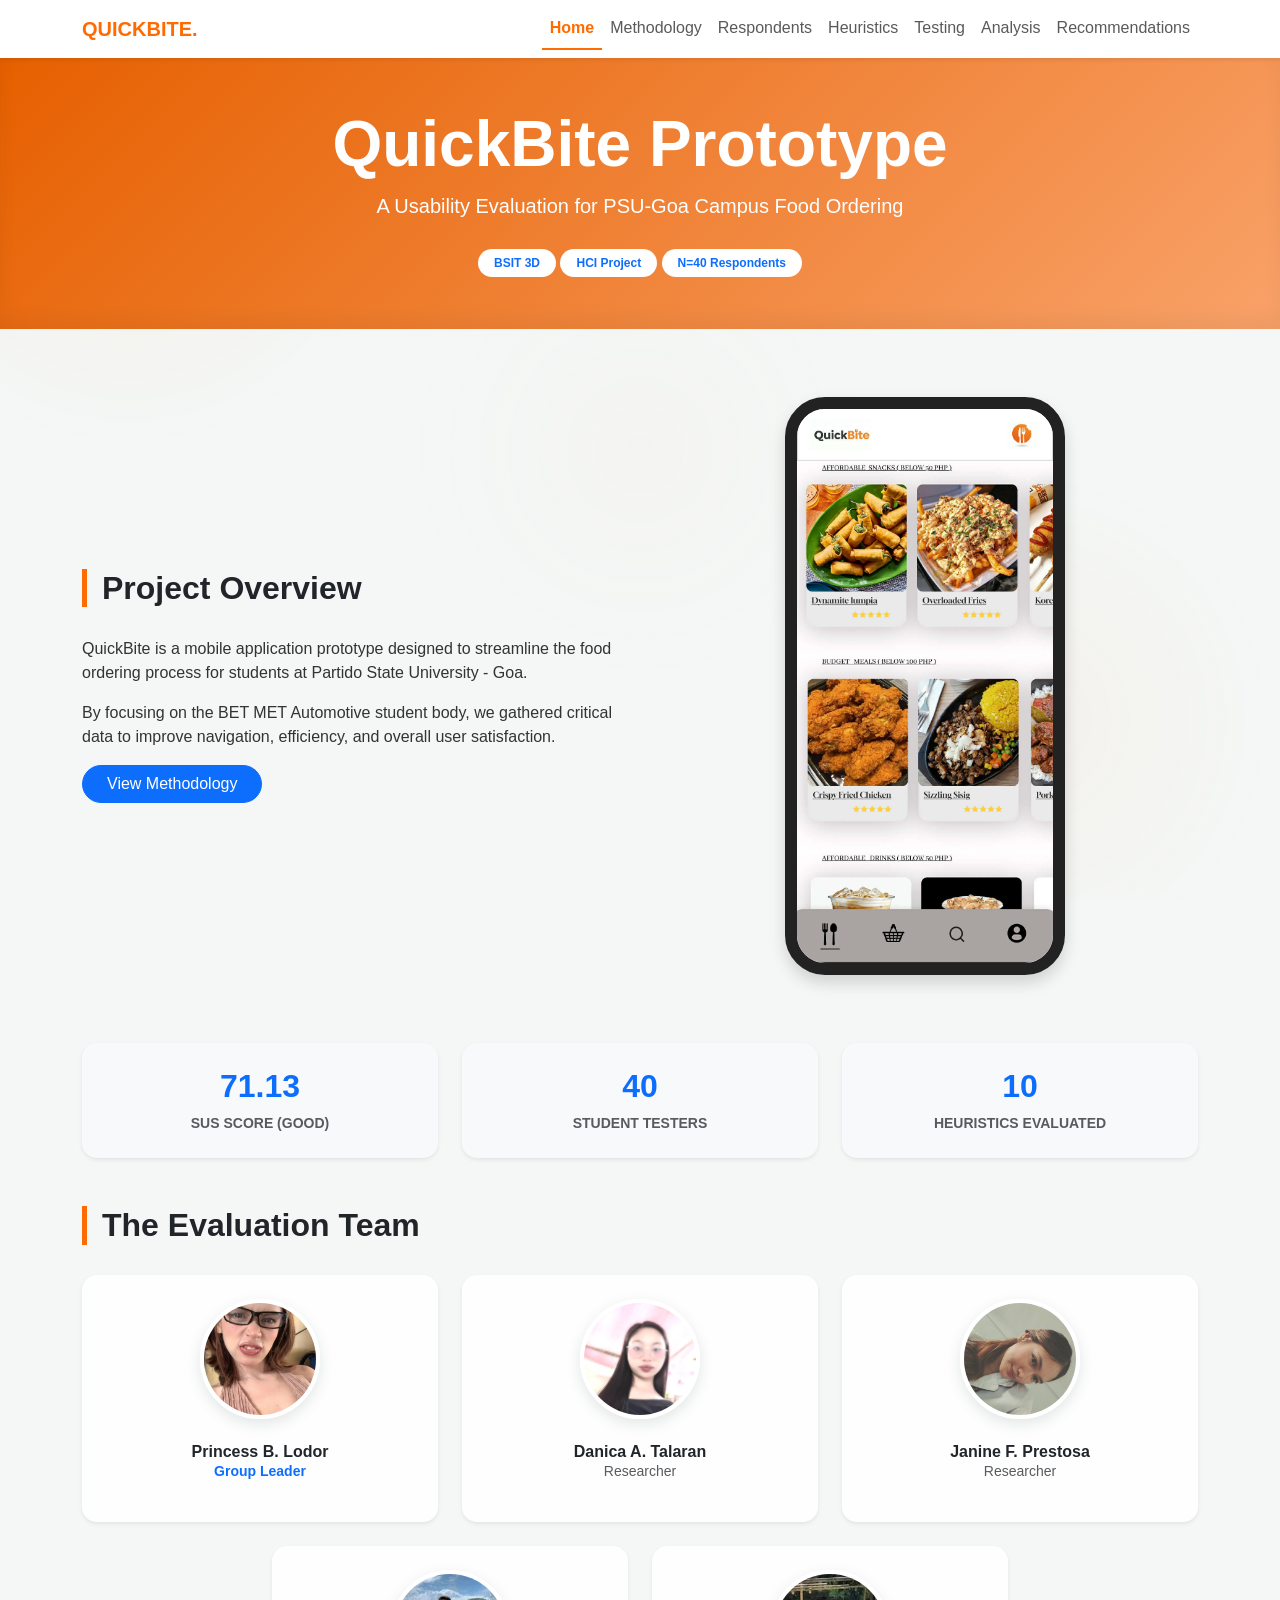
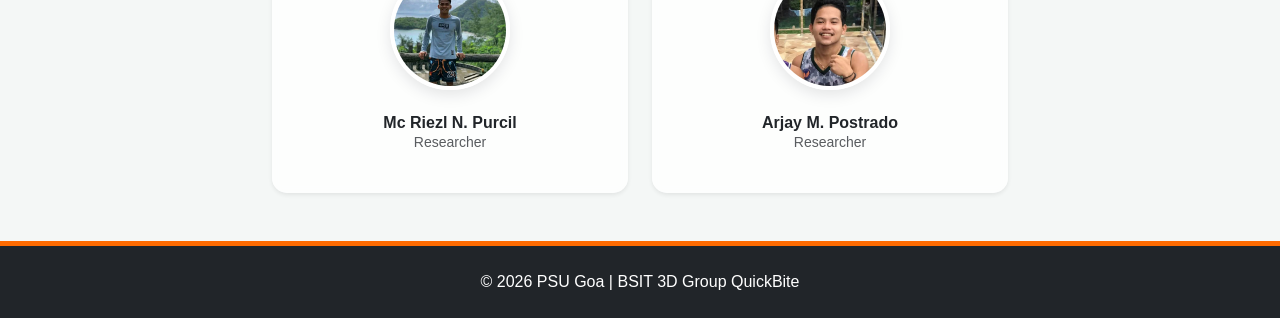
<file: index.html>
<!DOCTYPE html>
<html lang="en">
<head>
    <meta charset="UTF-8">
    <meta name="viewport" content="width=device-width, initial-scale=1.0">
    <title>QuickBite | Home - BSIT 3D</title>
    <link href="https://cdn.jsdelivr.net/npm/bootstrap@5.3.0/dist/css/bootstrap.min.css" rel="stylesheet">
    <link rel="stylesheet" href="style.css">
</head>
<body>

<nav class="navbar navbar-expand-lg sticky-top bg-white shadow-sm">
    <div class="container"> <a class="navbar-brand fw-bold" href="index.html" style="color: var(--primary);">QUICKBITE.</a>
        
        <button class="navbar-toggler" type="button" data-bs-toggle="collapse" data-bs-target="#navbarNav">
            <span class="navbar-toggler-icon"></span>
        </button>

        <div class="collapse navbar-collapse" id="navbarNav">
            <div class="navbar-nav ms-auto text-center">
                <a class="nav-link active" href="index.html">Home</a>
                <a class="nav-link" href="methodology.html">Methodology</a>
                <a class="nav-link" href="respondents.html">Respondents</a>
                <a class="nav-link" href="heuristics.html">Heuristics</a>
                <a class="nav-link" href="testing.html">Testing</a>
                <a class="nav-link" href="analysis.html">Analysis</a>
                <a class="nav-link" href="recommendations.html">Recommendations</a>
            </div>
        </div>
    </div>
</nav>

<header class="hero text-center py-5 bg-orange-gradient">
    <div class="container">
        <h1 class="display-3 fw-bold">QuickBite Prototype</h1>
        <p class="lead">A Usability Evaluation for PSU-Goa Campus Food Ordering</p>
        <div class="mt-4">
            <span class="badge rounded-pill bg-white text-primary px-3 py-2 my-1">BSIT 3D</span>
            <span class="badge rounded-pill bg-white text-primary px-3 py-2 my-1">HCI Project</span>
            <span class="badge rounded-pill bg-white text-primary px-3 py-2 my-1">N=40 Respondents</span>
        </div>
    </div>
</header>

<main class="container my-5">
    <div class="row align-items-center mb-5 g-4">
        <div class="col-12 col-md-6 order-2 order-md-1">
            <h2 class="section-title">Project Overview</h2>
            <p>QuickBite is a mobile application prototype designed to streamline the food ordering process for students at Partido State University - Goa.</p>
            <p>By focusing on the BET MET Automotive student body, we gathered critical data to improve navigation, efficiency, and overall user satisfaction.</p>
            <a href="methodology.html" class="btn btn-primary rounded-pill px-4">View Methodology</a>
        </div>
        <div class="col-12 col-md-6 text-center order-1 order-md-2">
            <img src="hero-image.jpg" class="img-fluid rounded-4 shadow" alt="QuickBite Prototype">
        </div>
    </div>

    <div class="row g-4 mb-5">
        <div class="col-12 col-md-4">
            <div class="card p-4 text-center border-0 bg-light shadow-sm">
                <h2 class="fw-bold text-primary">71.13</h2>
                <p class="small text-muted mb-0 text-uppercase fw-bold">SUS Score (Good)</p>
            </div>
        </div>
        <div class="col-12 col-md-4">
            <div class="card p-4 text-center border-0 bg-light shadow-sm">
                <h2 class="fw-bold text-primary">40</h2>
                <p class="small text-muted mb-0 text-uppercase fw-bold">Student Testers</p>
            </div>
        </div>
        <div class="col-12 col-md-4">
            <div class="card p-4 text-center border-0 bg-light shadow-sm">
                <h2 class="fw-bold text-primary">10</h2>
                <p class="small text-muted mb-0 text-uppercase fw-bold">Heuristics Evaluated</p>
            </div>
        </div>
    </div>

    <h2 class="section-title">The Evaluation Team</h2>
    <div class="row text-center g-4 justify-content-center">
        <div class="col-12 col-sm-6 col-lg-4">
            <div class="card p-4 h-100 border-0 shadow-sm">
                <img src="princess.jpg" class="member-img mx-auto rounded-circle" style="width: 120px; height: 120px; object-fit: cover;" alt="Princess">
                <h6 class="fw-bold mt-2 mb-0">Princess B. Lodor</h6>
                <p class="small text-primary fw-bold">Group Leader</p>
            </div>
        </div>
        <div class="col-12 col-sm-6 col-lg-4">
            <div class="card p-4 h-100 border-0 shadow-sm">
                <img src="danica.jpg" class="member-img mx-auto rounded-circle" style="width: 120px; height: 120px; object-fit: cover;" alt="Danica">
                <h6 class="fw-bold mt-2 mb-0">Danica A. Talaran</h6>
                <p class="small text-muted">Researcher</p>
            </div>
        </div>
        <div class="col-12 col-sm-6 col-lg-4">
            <div class="card p-4 h-100 border-0 shadow-sm">
                <img src="janine.jpg" class="member-img mx-auto rounded-circle" style="width: 120px; height: 120px; object-fit: cover;" alt="Janine">
                <h6 class="fw-bold mt-2 mb-0">Janine F. Prestosa</h6>
                <p class="small text-muted">Researcher</p>
            </div>
        </div>
        <div class="col-12 col-sm-6 col-lg-4">
            <div class="card p-4 h-100 border-0 shadow-sm">
                <img src="mcriezl.jpg" class="member-img mx-auto rounded-circle" style="width: 120px; height: 120px; object-fit: cover;" alt="Mc Riezl">
                <h6 class="fw-bold mt-2 mb-0">Mc Riezl N. Purcil</h6>
                <p class="small text-muted">Researcher</p>
            </div>
        </div>
        <div class="col-12 col-sm-6 col-lg-4">
            <div class="card p-4 h-100 border-0 shadow-sm">
                <img src="arjay.jpg" class="member-img mx-auto rounded-circle" style="width: 120px; height: 120px; object-fit: cover;" alt="Arjay">
                <h6 class="fw-bold mt-2 mb-0">Arjay M. Postrado</h6>
                <p class="small text-muted">Researcher</p>
            </div>
        </div>
    </div>
</main>

<footer class="bg-dark text-white py-4 text-center mt-5">
    <div class="container">
        <p class="mb-0">&copy; 2026 PSU Goa | BSIT 3D Group QuickBite </p>
    </div>
</footer>

<script src="https://cdn.jsdelivr.net/npm/bootstrap@5.3.0/dist/js/bootstrap.bundle.min.js"></script>
</body>
</html>
</file>
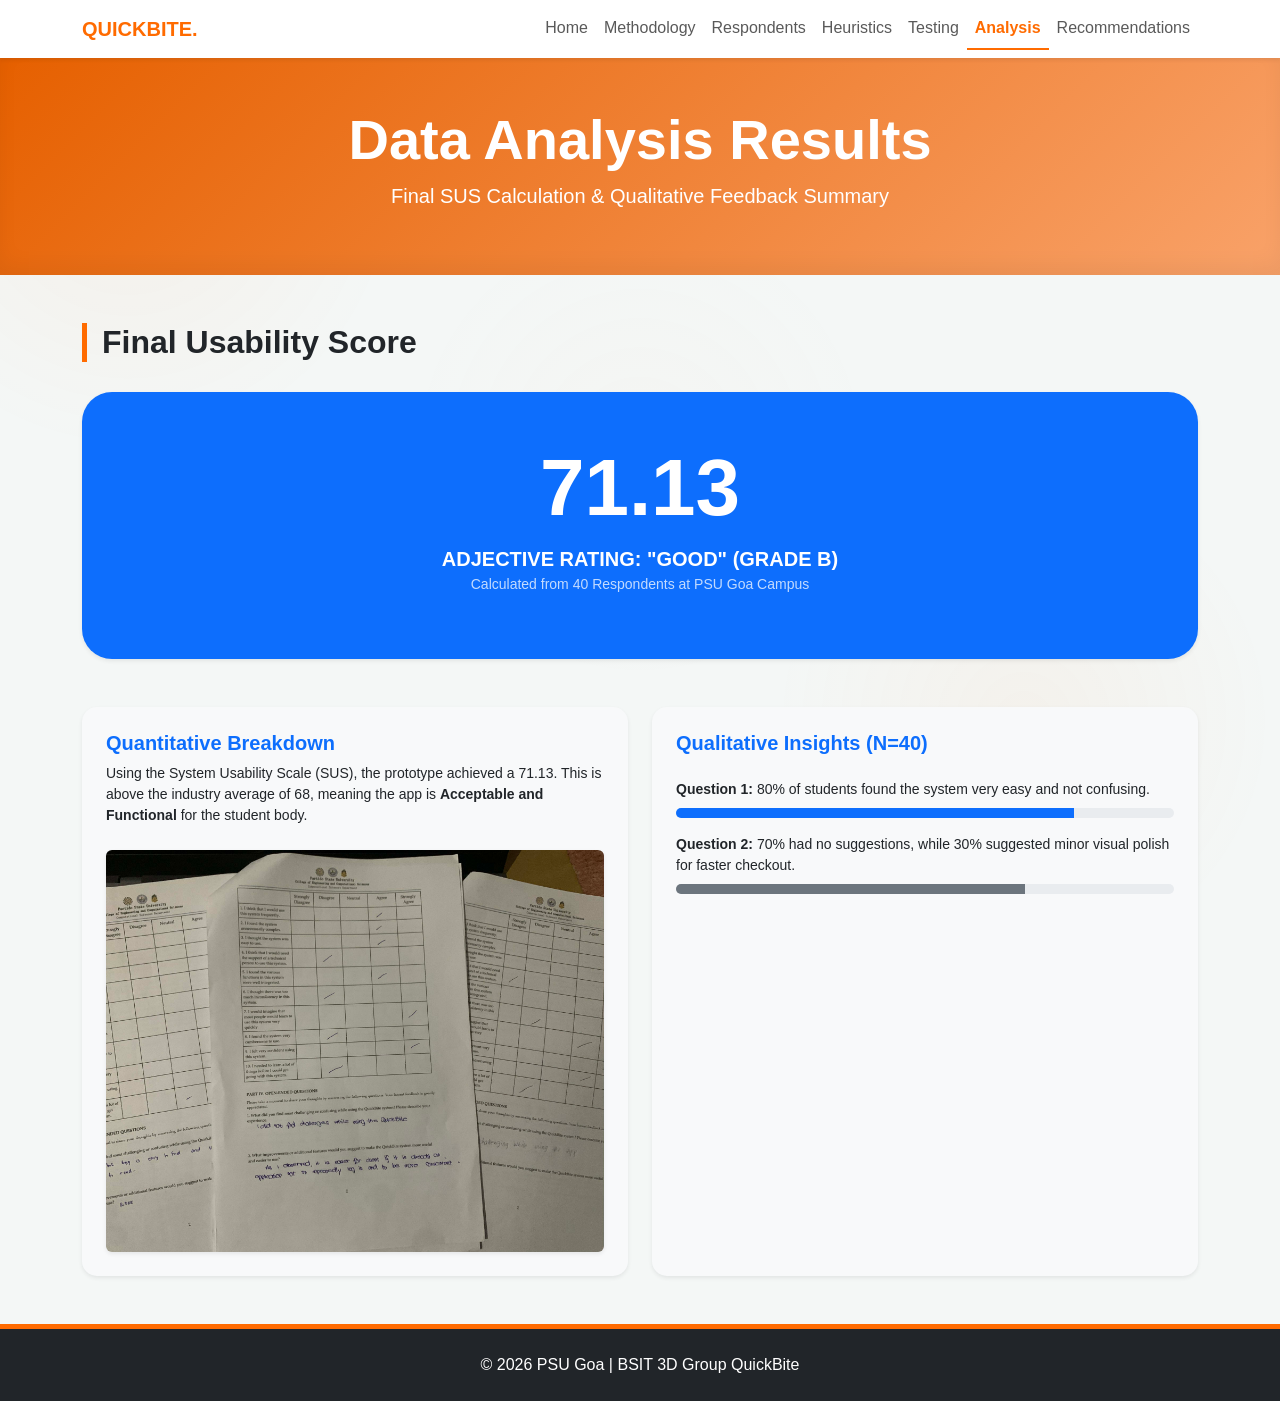
<file: analysis.html>
<!DOCTYPE html>
<html lang="en">
<head>
    <meta charset="UTF-8">
    <meta name="viewport" content="width=device-width, initial-scale=1.0">
    <title>Analysis | QuickBite Evaluation</title>
    <link href="https://cdn.jsdelivr.net/npm/bootstrap@5.3.0/dist/css/bootstrap.min.css" rel="stylesheet">
    <link rel="stylesheet" href="style.css">
</head>
<body>

<nav class="navbar navbar-expand-lg sticky-top bg-white shadow-sm">
    <div class="container"> <a class="navbar-brand fw-bold" href="index.html" style="color: var(--primary);">QUICKBITE.</a>
        
        <button class="navbar-toggler" type="button" data-bs-toggle="collapse" data-bs-target="#navbarNav">
            <span class="navbar-toggler-icon"></span>
        </button>

        <div class="collapse navbar-collapse" id="navbarNav">
            <div class="navbar-nav ms-auto text-center">
                <a class="nav-link" href="index.html">Home</a>
                <a class="nav-link" href="methodology.html">Methodology</a>
                <a class="nav-link" href="respondents.html">Respondents</a>
                <a class="nav-link" href="heuristics.html">Heuristics</a>
                <a class="nav-link" href="testing.html">Testing</a>
                <a class="nav-link active" href="analysis.html">Analysis</a>
                <a class="nav-link" href="recommendations.html">Recommendations</a>
            </div>
        </div>
    </div>
</nav>

<header class="hero text-center py-5">
    <div class="container">
        <h1 class="display-4 fw-bold">Data Analysis Results</h1>
        <p class="lead">Final SUS Calculation & Qualitative Feedback Summary</p>
    </div>
</header>

<main class="container my-5">
    <h2 class="section-title text-center text-md-start">Final Usability Score</h2>
    
    <div class="card shadow-sm border-0 p-4 p-md-5 mb-5 text-center bg-primary text-white" style="border-radius: 30px;">
        <h1 class="display-1 fw-bold">71.13</h1>
        <p class="lead mb-0 text-uppercase fw-bold">Adjective Rating: "GOOD" (Grade B)</p>
        <p class="small opacity-75">Calculated from 40 Respondents at PSU Goa Campus</p>
    </div>

    <div class="row g-4">
        <div class="col-12 col-md-6">
            <div class="card p-4 border-0 shadow-sm bg-light h-100">
                <h5 class="fw-bold text-primary">Quantitative Breakdown</h5>
                <p class="small">Using the System Usability Scale (SUS), the prototype achieved a 71.13. This is above the industry average of 68, meaning the app is <strong>Acceptable and Functional</strong> for the student body.</p>
                <img src="form.jpg" class="img-fluid rounded shadow-sm mt-2 mx-auto d-block" alt="Survey Form Evidence">
            </div>
        </div>
        
        <div class="col-12 col-md-6">
            <div class="card p-4 border-0 shadow-sm bg-light h-100">
                <h5 class="fw-bold text-primary">Qualitative Insights (N=40)</h5>
                <div class="mt-3">
                    <p class="small mb-2"><strong>Question 1:</strong> 80% of students found the system very easy and not confusing.</p>
                    <div class="progress mb-3" style="height: 10px;">
                        <div class="progress-bar bg-primary" role="progressbar" style="width: 80%"></div>
                    </div>
                    
                    <p class="small mb-2"><strong>Question 2:</strong> 70% had no suggestions, while 30% suggested minor visual polish for faster checkout.</p>
                    <div class="progress" style="height: 10px;">
                        <div class="progress-bar bg-secondary" role="progressbar" style="width: 70%"></div>
                    </div>
                </div>
            </div>
        </div>
    </div>
</main>

<footer class="bg-dark text-white py-4 text-center mt-5">
    <div class="container">
        <p class="mb-0">&copy; 2026 PSU Goa | BSIT 3D Group QuickBite</p>
    </div>
</footer>

<script src="https://cdn.jsdelivr.net/npm/bootstrap@5.3.0/dist/js/bootstrap.bundle.min.js"></script>
</body>
</html>
</file>
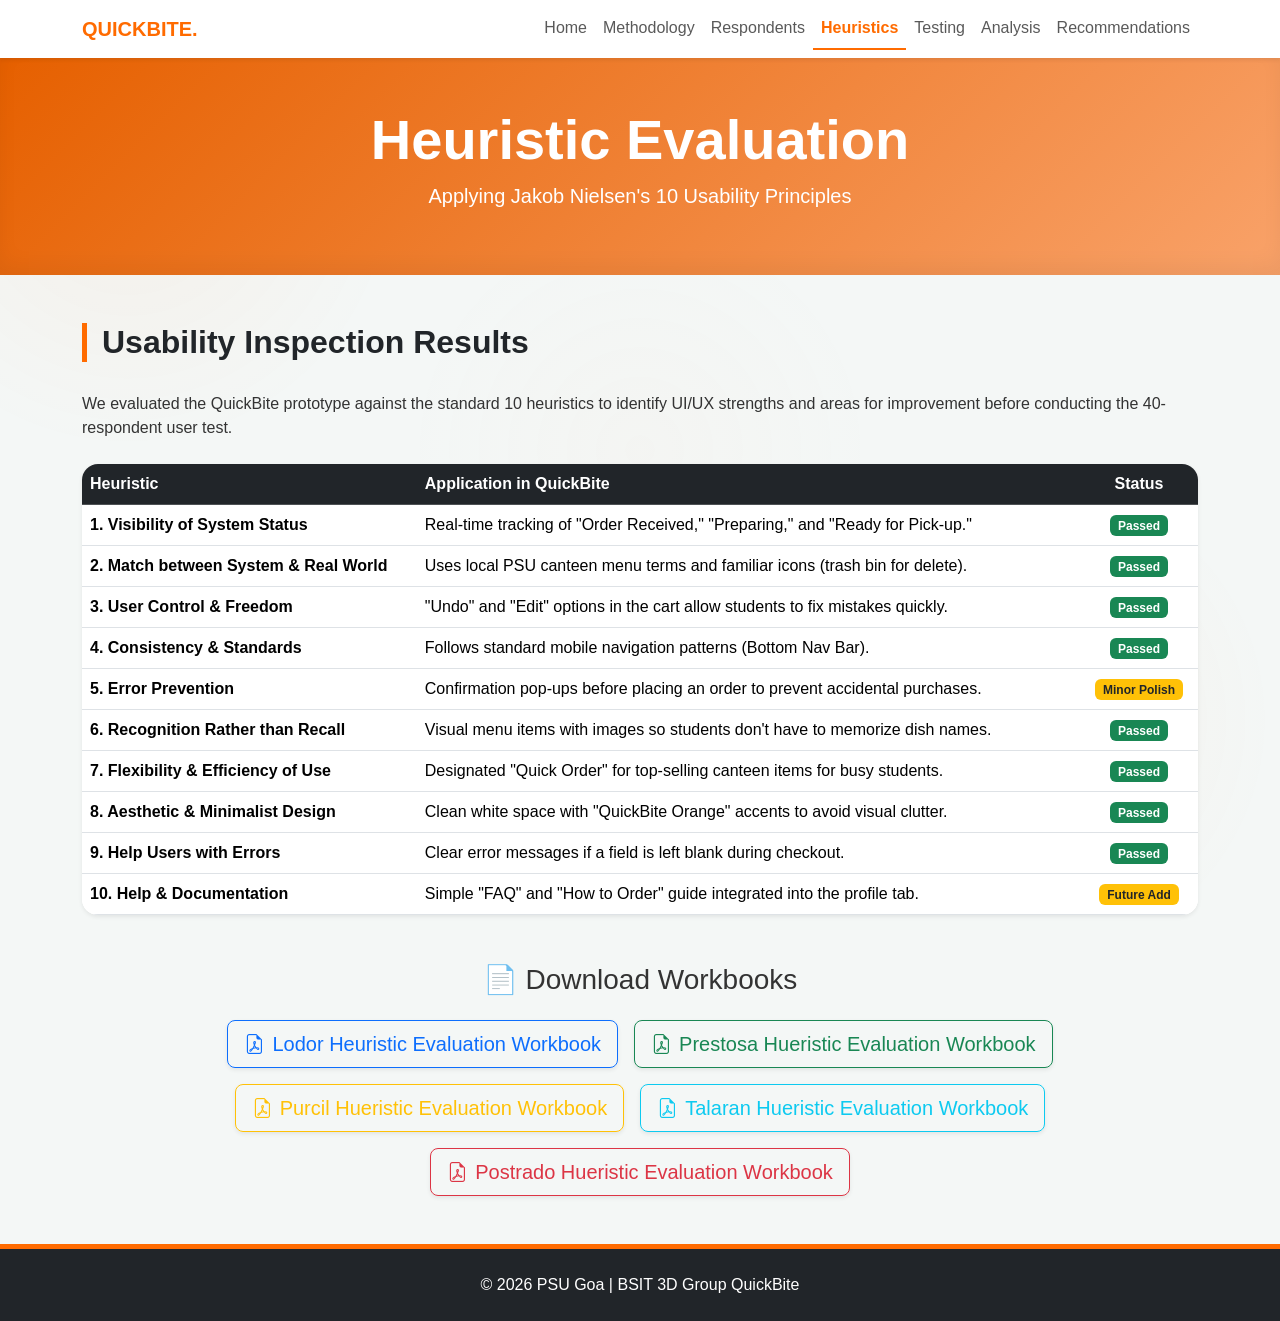
<file: heuristics.html>
<!DOCTYPE html>
<html lang="en">
<head>
    <meta charset="UTF-8">
    <meta name="viewport" content="width=device-width, initial-scale=1.0">
    <title>Heuristics | QuickBite Evaluation</title>
    <link href="https://cdn.jsdelivr.net/npm/bootstrap@5.3.0/dist/css/bootstrap.min.css" rel="stylesheet">
    <link rel="stylesheet" href="style.css">
</head>
<body>

<nav class="navbar navbar-expand-lg sticky-top bg-white shadow-sm">
    <div class="container"> <a class="navbar-brand fw-bold" href="index.html" style="color: var(--primary);">QUICKBITE.</a>
        
        <button class="navbar-toggler" type="button" data-bs-toggle="collapse" data-bs-target="#navbarNav">
            <span class="navbar-toggler-icon"></span>
        </button>

        <div class="collapse navbar-collapse" id="navbarNav">
            <div class="navbar-nav ms-auto text-center">
                <a class="nav-link" href="index.html">Home</a>
                <a class="nav-link" href="methodology.html">Methodology</a>
                <a class="nav-link" href="respondents.html">Respondents</a>
                <a class="nav-link active" href="heuristics.html">Heuristics</a>
                <a class="nav-link" href="testing.html">Testing</a>
                <a class="nav-link" href="analysis.html">Analysis</a>
                <a class="nav-link" href="recommendations.html">Recommendations</a>
            </div>
        </div>
    </div>
</nav>

<header class="hero text-center py-5">
    <div class="container">
        <h1 class="display-4 fw-bold">Heuristic Evaluation</h1>
        <p class="lead">Applying Jakob Nielsen's 10 Usability Principles</p>
    </div>
</header>

<main class="container my-5">
    <h2 class="section-title text-center text-md-start">Usability Inspection Results</h2>
    <p class="mb-4 text-center text-md-start">We evaluated the QuickBite prototype against the standard 10 heuristics to identify UI/UX strengths and areas for improvement before conducting the 40-respondent user test.</p>

    <div class="table-responsive shadow-sm rounded-4">
        <table class="table table-hover align-middle bg-white mb-0" style="min-width: 600px;">
            <thead class="table-dark">
                <tr>
                    <th style="width: 30%;">Heuristic</th>
                    <th>Application in QuickBite</th>
                    <th class="text-center">Status</th>
                </tr>
            </thead>
            <tbody>
                <tr>
                    <td><strong>1. Visibility of System Status</strong></td>
                    <td>Real-time tracking of "Order Received," "Preparing," and "Ready for Pick-up."</td>
                    <td class="text-center"><span class="badge bg-success">Passed</span></td>
                </tr>
                <tr>
                    <td><strong>2. Match between System & Real World</strong></td>
                    <td>Uses local PSU canteen menu terms and familiar icons (trash bin for delete).</td>
                    <td class="text-center"><span class="badge bg-success">Passed</span></td>
                </tr>
                <tr>
                    <td><strong>3. User Control & Freedom</strong></td>
                    <td>"Undo" and "Edit" options in the cart allow students to fix mistakes quickly.</td>
                    <td class="text-center"><span class="badge bg-success">Passed</span></td>
                </tr>
                <tr>
                    <td><strong>4. Consistency & Standards</strong></td>
                    <td>Follows standard mobile navigation patterns (Bottom Nav Bar).</td>
                    <td class="text-center"><span class="badge bg-success">Passed</span></td>
                </tr>
                <tr>
                    <td><strong>5. Error Prevention</strong></td>
                    <td>Confirmation pop-ups before placing an order to prevent accidental purchases.</td>
                    <td class="text-center"><span class="badge bg-warning text-dark">Minor Polish</span></td>
                </tr>
                <tr>
                    <td><strong>6. Recognition Rather than Recall</strong></td>
                    <td>Visual menu items with images so students don't have to memorize dish names.</td>
                    <td class="text-center"><span class="badge bg-success">Passed</span></td>
                </tr>
                <tr>
                    <td><strong>7. Flexibility & Efficiency of Use</strong></td>
                    <td>Designated "Quick Order" for top-selling canteen items for busy students.</td>
                    <td class="text-center"><span class="badge bg-success">Passed</span></td>
                </tr>
                <tr>
                    <td><strong>8. Aesthetic & Minimalist Design</strong></td>
                    <td>Clean white space with "QuickBite Orange" accents to avoid visual clutter.</td>
                    <td class="text-center"><span class="badge bg-success">Passed</span></td>
                </tr>
                <tr>
                    <td><strong>9. Help Users with Errors</strong></td>
                    <td>Clear error messages if a field is left blank during checkout.</td>
                    <td class="text-center"><span class="badge bg-success">Passed</span></td>
                </tr>
                <tr>
                    <td><strong>10. Help & Documentation</strong></td>
                    <td>Simple "FAQ" and "How to Order" guide integrated into the profile tab.</td>
                    <td class="text-center"><span class="badge bg-warning text-dark">Future Add</span></td>
                </tr>
            </tbody>
        </table>
    </div>

    <!-- PDF Download Buttons Section -->
    <div class="row mt-5">
        <div class="col-12">
            <h3 class="text-center mb-4">📄 Download Workbooks</h3>
            <div class="d-flex flex-wrap justify-content-center gap-3">
                <a href="Lodor_HeuristicEvaluationWorkbook.pdf" class="btn btn-outline-primary btn-lg shadow-sm" download>
                    <i class="bi bi-file-earmark-pdf me-2"></i>Lodor Heuristic Evaluation Workbook
                </a>
                <a href="Prestosa_HeuristicEvaluationWorkbook.pdf" class="btn btn-outline-success btn-lg shadow-sm" download>
                    <i class="bi bi-file-earmark-pdf me-2"></i>Prestosa Hueristic Evaluation Workbook
                </a>
                <a href="Purcil_HeuristicEvaluationWorkbook.pdf" class="btn btn-outline-warning btn-lg shadow-sm" download>
                    <i class="bi bi-file-earmark-pdf me-2"></i>Purcil Hueristic Evaluation Workbook
                </a>
                <a href="Talaran_HeuristicEvaluationWorkbook.pdf" class="btn btn-outline-info btn-lg shadow-sm" download>
                    <i class="bi bi-file-earmark-pdf me-2"></i>Talaran Hueristic Evaluation Workbook
                </a>
                <a href="Postrado_HeuristicEvaluationWorkbook.pdf" class="btn btn-outline-danger btn-lg shadow-sm" download>
                    <i class="bi bi-file-earmark-pdf me-2"></i>Postrado Hueristic Evaluation Workbook
                </a>
            </div>
        </div>
    </div>
</main>

<footer class="bg-dark text-white py-4 text-center mt-5">
    <div class="container">
        <p class="mb-0">&copy; 2026 PSU Goa | BSIT 3D Group QuickBite </p>
    </div>
</footer>

<script src="https://cdn.jsdelivr.net/npm/bootstrap@5.3.0/dist/js/bootstrap.bundle.min.js"></script>
<!-- Bootstrap Icons for PDF icons -->
<link rel="stylesheet" href="https://cdn.jsdelivr.net/npm/bootstrap-icons@1.11.0/font/bootstrap-icons.css">
</body>
</html>
</file>
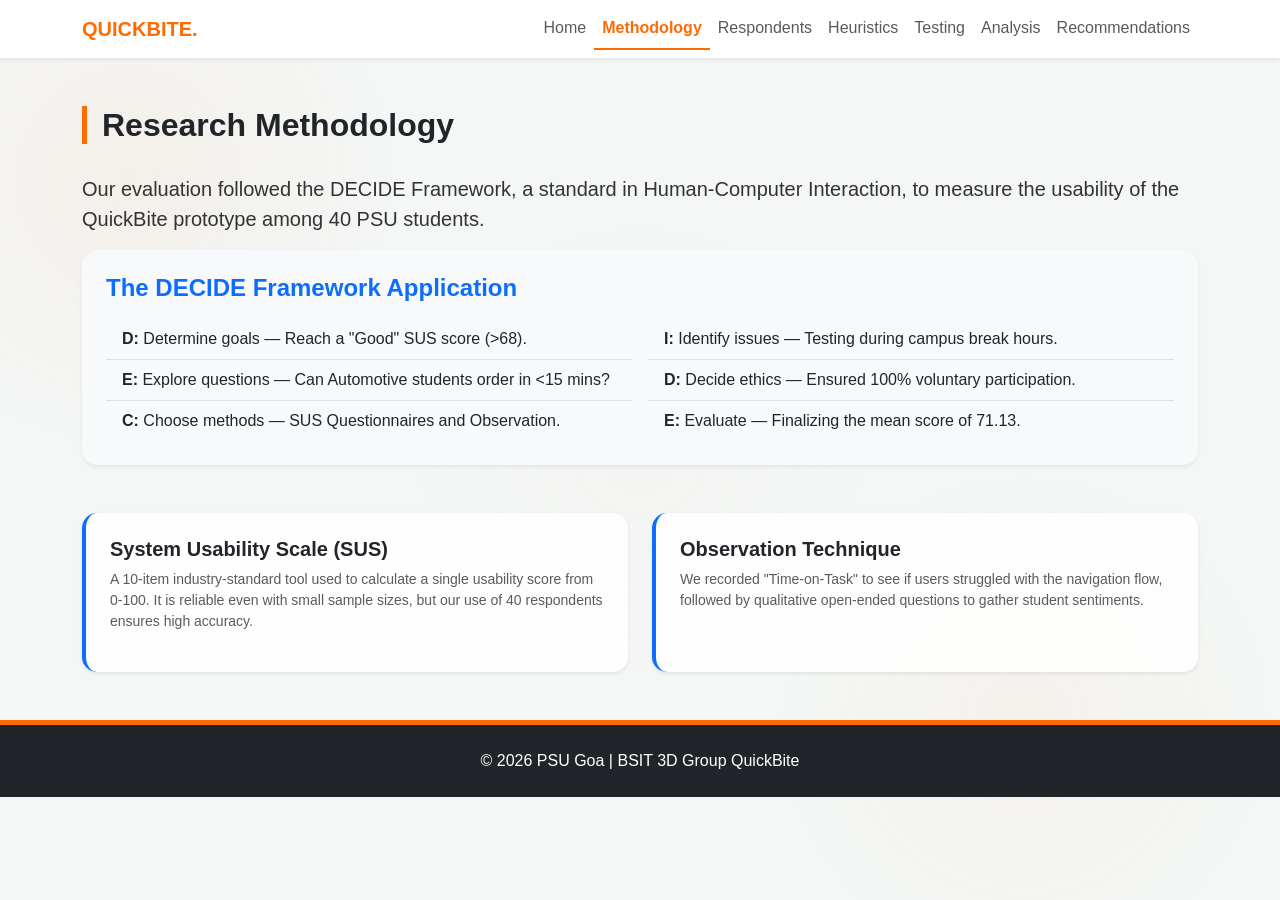
<file: methodology.html>
<!DOCTYPE html>
<html lang="en">
<head>
    <meta charset="UTF-8">
    <meta name="viewport" content="width=device-width, initial-scale=1.0">
    <title>Methodology | QuickBite Evaluation</title>
    <link href="https://cdn.jsdelivr.net/npm/bootstrap@5.3.0/dist/css/bootstrap.min.css" rel="stylesheet">
    <link rel="stylesheet" href="style.css">
</head>
<body>

<nav class="navbar navbar-expand-lg sticky-top bg-white shadow-sm">
    <div class="container"> <a class="navbar-brand fw-bold" href="index.html" style="color: var(--primary);">QUICKBITE.</a>
        
        <button class="navbar-toggler" type="button" data-bs-toggle="collapse" data-bs-target="#navbarNav">
            <span class="navbar-toggler-icon"></span>
        </button>

        <div class="collapse navbar-collapse" id="navbarNav">
            <div class="navbar-nav ms-auto text-center">
                <a class="nav-link" href="index.html">Home</a>
                <a class="nav-link active" href="methodology.html">Methodology</a>
                <a class="nav-link" href="respondents.html">Respondents</a>
                <a class="nav-link" href="heuristics.html">Heuristics</a>
                <a class="nav-link" href="testing.html">Testing</a>
                <a class="nav-link" href="analysis.html">Analysis</a>
                <a class="nav-link" href="recommendations.html">Recommendations</a>
            </div>
        </div>
    </div>
</nav>

<main class="container my-5">
    <h2 class="section-title">Research Methodology</h2>
    <p class="lead">Our evaluation followed the <strong>DECIDE Framework</strong>, a standard in Human-Computer Interaction, to measure the usability of the QuickBite prototype among 40 PSU students.</p>

    <div class="card p-4 mb-5 shadow-sm border-0 bg-light">
        <h4 class="fw-bold text-primary mb-3 text-center text-md-start">The DECIDE Framework Application</h4>
        <div class="row g-3">
            <div class="col-12 col-md-6">
                <ul class="list-group list-group-flush bg-transparent">
                    <li class="list-group-item bg-transparent"><strong>D:</strong> Determine goals — Reach a "Good" SUS score (>68).</li>
                    <li class="list-group-item bg-transparent"><strong>E:</strong> Explore questions — Can Automotive students order in &lt;15 mins?</li>
                    <li class="list-group-item bg-transparent"><strong>C:</strong> Choose methods — SUS Questionnaires and Observation.</li>
                </ul>
            </div>
            <div class="col-12 col-md-6">
                <ul class="list-group list-group-flush bg-transparent">
                    <li class="list-group-item bg-transparent"><strong>I:</strong> Identify issues — Testing during campus break hours.</li>
                    <li class="list-group-item bg-transparent"><strong>D:</strong> Decide ethics — Ensured 100% voluntary participation.</li>
                    <li class="list-group-item bg-transparent"><strong>E:</strong> Evaluate — Finalizing the mean score of 71.13.</li>
                </ul>
            </div>
        </div>
    </div>

    <div class="row g-4">
        <div class="col-12 col-md-6">
            <div class="card p-4 h-100 border-start border-primary border-4 shadow-sm">
                <h5 class="fw-bold">System Usability Scale (SUS)</h5>
                <p class="small text-muted">A 10-item industry-standard tool used to calculate a single usability score from 0-100. It is reliable even with small sample sizes, but our use of 40 respondents ensures high accuracy.</p>
            </div>
        </div>
        <div class="col-12 col-md-6">
            <div class="card p-4 h-100 border-start border-primary border-4 shadow-sm">
                <h5 class="fw-bold">Observation Technique</h5>
                <p class="small text-muted">We recorded "Time-on-Task" to see if users struggled with the navigation flow, followed by qualitative open-ended questions to gather student sentiments.</p>
            </div>
        </div>
    </div>
</main>

<footer class="bg-dark text-white py-4 text-center mt-5">
    <div class="container">
        <p class="mb-0">&copy; 2026 PSU Goa | BSIT 3D Group QuickBite </p>
    </div>
</footer>

<script src="https://cdn.jsdelivr.net/npm/bootstrap@5.3.0/dist/js/bootstrap.bundle.min.js"></script>
</body>
</html>
</file>
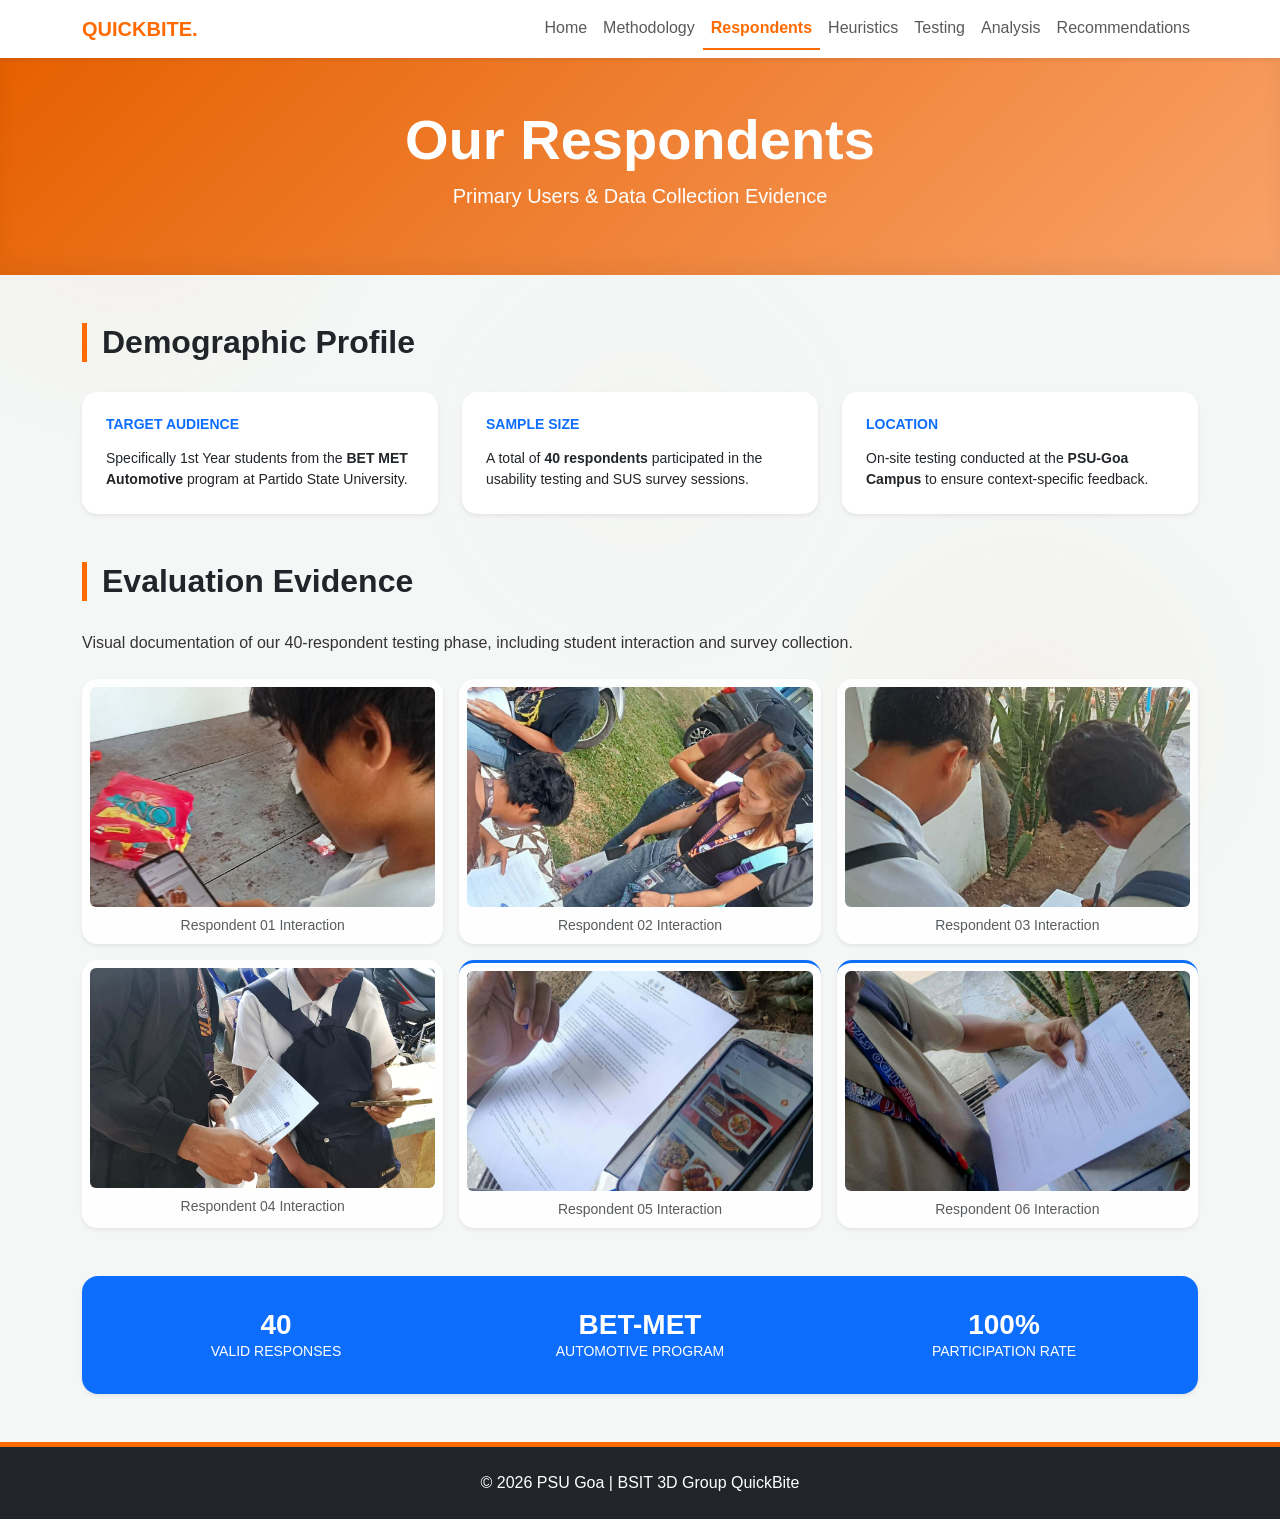
<file: respondents.html>
<!DOCTYPE html>
<html lang="en">
<head>
    <meta charset="UTF-8">
    <meta name="viewport" content="width=device-width, initial-scale=1.0">
    <title>Respondents | QuickBite Evaluation</title>
    <link href="https://cdn.jsdelivr.net/npm/bootstrap@5.3.0/dist/css/bootstrap.min.css" rel="stylesheet">
    <link rel="stylesheet" href="style.css">
</head>
<body>

<nav class="navbar navbar-expand-lg sticky-top bg-white shadow-sm">
    <div class="container"> <a class="navbar-brand fw-bold" href="index.html" style="color: var(--primary);">QUICKBITE.</a>
        
        <button class="navbar-toggler" type="button" data-bs-toggle="collapse" data-bs-target="#navbarNav">
            <span class="navbar-toggler-icon"></span>
        </button>

        <div class="collapse navbar-collapse" id="navbarNav">
            <div class="navbar-nav ms-auto text-center">
                <a class="nav-link" href="index.html">Home</a>
                <a class="nav-link" href="methodology.html">Methodology</a>
                <a class="nav-link active" href="respondents.html">Respondents</a>
                <a class="nav-link" href="heuristics.html">Heuristics</a>
                <a class="nav-link" href="testing.html">Testing</a>
                <a class="nav-link" href="analysis.html">Analysis</a>
                <a class="nav-link" href="recommendations.html">Recommendations</a>
            </div>
        </div>
    </div>
</nav>

<header class="hero text-center py-5">
    <div class="container">
        <h1 class="display-4 fw-bold">Our Respondents</h1>
        <p class="lead">Primary Users & Data Collection Evidence</p>
    </div>
</header>

<main class="container my-5">
    <h2 class="section-title">Demographic Profile</h2>
    
    <div class="row g-4 mb-5">
        <div class="col-12 col-md-4">
            <div class="card p-4 h-100 shadow-sm border-0 bg-white">
                <h5 class="fw-bold text-primary text-uppercase small mb-3">Target Audience</h5>
                <p class="small mb-0">Specifically 1st Year students from the <strong>BET MET Automotive</strong> program at Partido State University.</p>
            </div>
        </div>
        <div class="col-12 col-md-4">
            <div class="card p-4 h-100 shadow-sm border-0 bg-white">
                <h5 class="fw-bold text-primary text-uppercase small mb-3">Sample Size</h5>
                <p class="small mb-0">A total of <strong>40 respondents</strong> participated in the usability testing and SUS survey sessions.</p>
            </div>
        </div>
        <div class="col-12 col-md-4">
            <div class="card p-4 h-100 shadow-sm border-0 bg-white">
                <h5 class="fw-bold text-primary text-uppercase small mb-3">Location</h5>
                <p class="small mb-0">On-site testing conducted at the <strong>PSU-Goa Campus</strong> to ensure context-specific feedback.</p>
            </div>
        </div>
    </div>

    <h2 class="section-title">Evaluation Evidence</h2>
    <p class="mb-4">Visual documentation of our 40-respondent testing phase, including student interaction and survey collection.</p>
    
    <div class="row g-3">
        <div class="col-12 col-sm-6 col-md-4">
            <div class="card p-2 shadow-sm h-100 border-0">
                <img src="res1.jpg" class="img-fluid rounded" alt="Respondent 01">
                <p class="text-center small mt-2 mb-0 text-muted">Respondent 01 Interaction</p>
            </div>
        </div>
        <div class="col-12 col-sm-6 col-md-4">
            <div class="card p-2 shadow-sm h-100 border-0">
                <img src="res2.jpg" class="img-fluid rounded" alt="Respondent 02">
                <p class="text-center small mt-2 mb-0 text-muted">Respondent 02 Interaction</p>
            </div>
        </div>
        <div class="col-12 col-sm-6 col-md-4">
            <div class="card p-2 shadow-sm h-100 border-0">
                <img src="res3.jpg" class="img-fluid rounded" alt="Respondent 03">
                <p class="text-center small mt-2 mb-0 text-muted">Respondent 03 Interaction</p>
            </div>
        </div>
        <div class="col-12 col-sm-6 col-md-4">
            <div class="card p-2 shadow-sm h-100 border-0">
                <img src="res4.jpg" class="img-fluid rounded" alt="Respondent 04">
                <p class="text-center small mt-2 mb-0 text-muted">Respondent 04 Interaction</p>
            </div>
        </div>
        <div class="col-12 col-sm-6 col-md-4">
            <div class="card p-2 shadow-sm h-100 border-0 border-top border-primary border-3">
                <img src="res5.jpg" class="img-fluid rounded" alt="Data Collection">
                <p class="text-center small mt-2 mb-0 text-muted">Respondent 05 Interaction</p>
            </div>
        </div>
        <div class="col-12 col-sm-6 col-md-4">
            <div class="card p-2 shadow-sm h-100 border-0 border-top border-primary border-3">
                <img src="res6.jpg" class="img-fluid rounded" alt="Team Testing Session">
                <p class="text-center small mt-2 mb-0 text-muted">Respondent 06 Interaction</p>
            </div>
        </div>
    </div>

    <div class="mt-5 p-4 bg-primary text-white rounded-4 shadow-sm text-center">
        <div class="row align-items-center">
            <div class="col-12 col-md-4 border-md-end border-white border-opacity-25 py-2">
                <h3 class="fw-bold mb-0">40</h3>
                <p class="small text-uppercase mb-0">Valid Responses</p>
            </div>
            <div class="col-12 col-md-4 border-md-end border-white border-opacity-25 py-2">
                <h3 class="fw-bold mb-0">BET-MET</h3>
                <p class="small text-uppercase mb-0">Automotive Program</p>
            </div>
            <div class="col-12 col-md-4 py-2">
                <h3 class="fw-bold mb-0">100%</h3>
                <p class="small text-uppercase mb-0">Participation Rate</p>
            </div>
        </div>
    </div>
</main>

<footer class="bg-dark text-white py-4 text-center mt-5">
    <p class="mb-0">&copy; 2026 PSU Goa | BSIT 3D Group QuickBite </p>
</footer>

<script src="https://cdn.jsdelivr.net/npm/bootstrap@5.3.0/dist/js/bootstrap.bundle.min.js"></script>
</body>
</html>
</file>
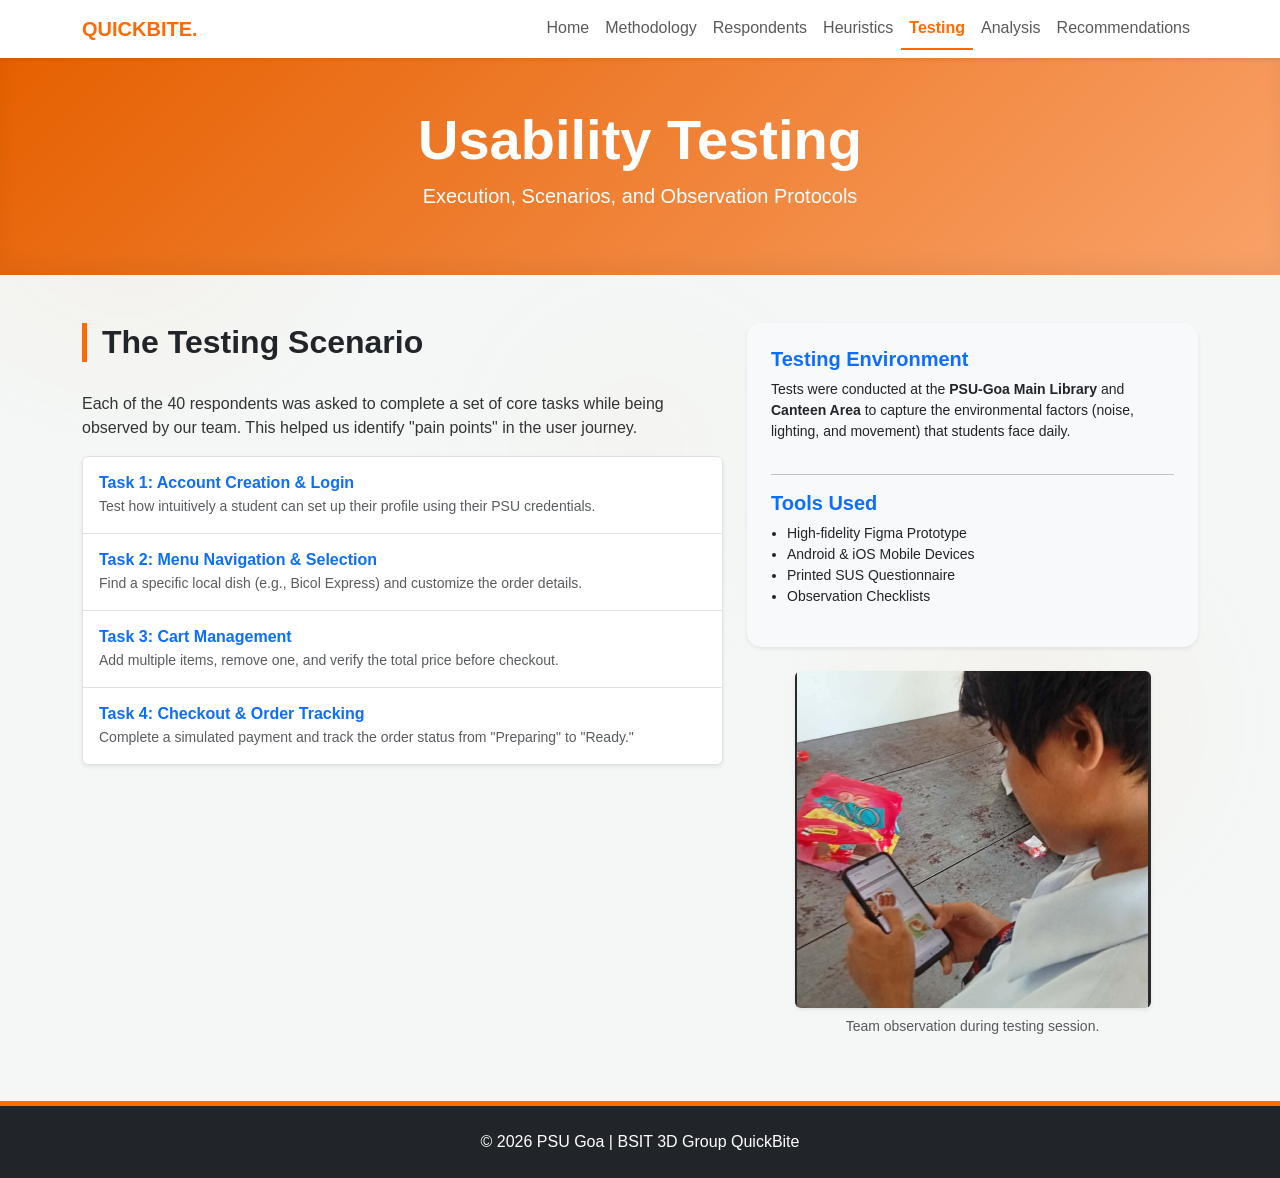
<file: testing.html>
<!DOCTYPE html>
<html lang="en">
<head>
    <meta charset="UTF-8">
    <meta name="viewport" content="width=device-width, initial-scale=1.0">
    <title>Testing | QuickBite Evaluation</title>
    <link href="https://cdn.jsdelivr.net/npm/bootstrap@5.3.0/dist/css/bootstrap.min.css" rel="stylesheet">
    <link rel="stylesheet" href="style.css">
</head>
<body>

<nav class="navbar navbar-expand-lg sticky-top bg-white shadow-sm">
    <div class="container"> 
        <a class="navbar-brand fw-bold" href="index.html" style="color: var(--primary);">QUICKBITE.</a>
        <button class="navbar-toggler" type="button" data-bs-toggle="collapse" data-bs-target="#navbarNav">
            <span class="navbar-toggler-icon"></span>
        </button>
        <div class="collapse navbar-collapse" id="navbarNav">
            <div class="navbar-nav ms-auto text-center">
                <a class="nav-link" href="index.html">Home</a>
                <a class="nav-link" href="methodology.html">Methodology</a>
                <a class="nav-link" href="respondents.html">Respondents</a>
                <a class="nav-link" href="heuristics.html">Heuristics</a>
                <a class="nav-link active" href="testing.html">Testing</a>
                <a class="nav-link" href="analysis.html">Analysis</a>
                <a class="nav-link" href="recommendations.html">Recommendations</a>
            </div>
        </div>
    </div>
</nav>

<header class="hero text-center py-5">
    <div class="container">
        <h1 class="display-4 fw-bold">Usability Testing</h1>
        <p class="lead">Execution, Scenarios, and Observation Protocols</p>
    </div>
</header>

<main class="container my-5">
    <div class="row g-4 lg-g-5">
        <div class="col-12 col-lg-7">
            <h2 class="section-title">The Testing Scenario</h2>
            <p>Each of the 40 respondents was asked to complete a set of core tasks while being observed by our team. This helped us identify "pain points" in the user journey.</p>
            
            <div class="list-group shadow-sm">
                <div class="list-group-item p-3">
                    <h6 class="fw-bold mb-1 text-primary">Task 1: Account Creation & Login</h6>
                    <p class="small mb-0 text-muted">Test how intuitively a student can set up their profile using their PSU credentials.</p>
                </div>
                <div class="list-group-item p-3">
                    <h6 class="fw-bold mb-1 text-primary">Task 2: Menu Navigation & Selection</h6>
                    <p class="small mb-0 text-muted">Find a specific local dish (e.g., Bicol Express) and customize the order details.</p>
                </div>
                <div class="list-group-item p-3">
                    <h6 class="fw-bold mb-1 text-primary">Task 3: Cart Management</h6>
                    <p class="small mb-0 text-muted">Add multiple items, remove one, and verify the total price before checkout.</p>
                </div>
                <div class="list-group-item p-3">
                    <h6 class="fw-bold mb-1 text-primary">Task 4: Checkout & Order Tracking</h6>
                    <p class="small mb-0 text-muted">Complete a simulated payment and track the order status from "Preparing" to "Ready."</p>
                </div>
            </div>
        </div>

        <div class="col-12 col-lg-5">
            <div class="card p-4 border-0 shadow-sm bg-light mb-4">
                <h5 class="fw-bold text-primary">Testing Environment</h5>
                <p class="small">Tests were conducted at the <strong>PSU-Goa Main Library</strong> and <strong>Canteen Area</strong> to capture the environmental factors (noise, lighting, and movement) that students face daily.</p>
                <hr>
                <h5 class="fw-bold text-primary">Tools Used</h5>
                <ul class="small ps-3">
                    <li>High-fidelity Figma Prototype</li>
                    <li>Android & iOS Mobile Devices</li>
                    <li>Printed SUS Questionnaire</li>
                    <li>Observation Checklists</li>
                </ul>
            </div>
            
            <div class="text-center">
                <img src="testing.png" class="img-fluid rounded shadow-sm" alt="On-site testing session">
                <p class="small text-muted mt-2">Team observation during testing session.</p>
            </div>
        </div>
    </div>
</main>

<footer class="bg-dark text-white py-4 text-center mt-5">
    <div class="container">
        <p class="mb-0">&copy; 2026 PSU Goa | BSIT 3D Group QuickBite </p>
    </div>
</footer>

<script src="https://cdn.jsdelivr.net/npm/bootstrap@5.3.0/dist/js/bootstrap.bundle.min.js"></script>
</body>
</html>
</file>
<file: style.css>
:root {
    --primary: #FF6B00; 
    --dark: #212529;
    --light: #f4f7f6;
    --secondary: #FF8C33;
}

body {
    font-family: 'Segoe UI', Roboto, Helvetica, Arial, sans-serif;
    background-color: var(--light);
    color: #333;
    overflow-x: hidden;
    position: relative;
}

body::before {
    content: "";
    position: fixed;
    top: 0;
    left: 0;
    width: 100%;
    height: 100%;
    background: 
        radial-gradient(circle at 10% 20%, rgba(255, 107, 0, 0.05) 0%, transparent 20%),
        radial-gradient(circle at 80% 80%, rgba(255, 140, 51, 0.05) 0%, transparent 20%),
        radial-gradient(circle at 50% 50%, rgba(255, 184, 140, 0.03) 0%, transparent 30%);
    z-index: -1; 
    animation: moveBG 20s linear infinite;
}

@keyframes moveBG {
    0% { transform: scale(1) translate(0, 0); }
    50% { transform: scale(1.1) translate(2%, 2%); }
    100% { transform: scale(1) translate(0, 0); }
}

@keyframes gradientBG {
    0% { background-position: 0% 50%; }
    50% { background-position: 100% 50%; }
    100% { background-position: 0% 50%; } 
}

.hero {
    background: linear-gradient(-45deg, var(--primary), var(--secondary), #FFB88C, #e66000);
    background-size: 400% 400%;
    animation: gradientBG 12s ease infinite;
    color: white;
    padding: 80px 0;
    margin-bottom: 40px;
    box-shadow: inset 0 -10px 20px rgba(0,0,0,0.05);
}

.section-title {
    border-left: 5px solid var(--primary);
    padding-left: 15px;
    margin-bottom: 30px;
    font-weight: bold;
    color: var(--dark);
}

@keyframes float {
    0% { transform: translateY(0px); }
    50% { transform: translateY(-20px); }
    100% { transform: translateY(0px); }
}

.col-md-6 img.rounded-4 {
    max-width: 280px; 
    height: auto;
    border: 12px solid #222; 
    border-radius: 40px !important; 
    margin: 20px auto;
    display: block;
    box-shadow: 0 20px 40px rgba(0,0,0,0.2);
    background-color: #000;
    animation: float 5s ease-in-out infinite; 
}

.member-img {
    width: 140px; 
    height: 140px;
    object-fit: cover; 
    border-radius: 50%;
    margin: 0 auto 15px auto;
    display: block;
    border: 4px solid white;
    box-shadow: 0 5px 15px rgba(0,0,0,0.1);
    transition: transform 0.3s ease;
}

.member-img:hover {
    transform: scale(1.1);
}

.card {
    transition: all 0.3s ease;
    border-radius: 15px;
    border: none;
    background: rgba(255, 255, 255, 0.8); 
    backdrop-filter: blur(5px);
}

.card:hover {
    transform: translateY(-10px);
    box-shadow: 0 10px 30px rgba(0,0,0,0.1) !important;
    background: rgba(255, 255, 255, 1);
}

/* --- GALLERY & RESPONDENTS --- */
.row.g-3 img {
    width: 100%;
    height: 220px;
    object-fit: cover;
    border-radius: 12px;
}

/* --- NAVIGATION --- */
.navbar {
    background-color: rgba(255, 255, 255, 0.9);
    backdrop-filter: blur(10px);
    box-shadow: 0 2px 10px rgba(0,0,0,0.05);
}

.nav-link.active {
    color: var(--primary) !important;
    font-weight: bold;
    border-bottom: 2px solid var(--primary);
}

footer {
    border-top: 5px solid var(--primary);
    padding: 30px 0;
}

@media (max-width: 768px) {
    .col-md-6 img.rounded-4 {
        max-width: 240px;

@media (max-width: 768px) {
  body {
    font-size: 14px; /* Smaller text for smaller screens */
  }
  
  .hero-section {
    padding: 20px; /* Less space on the sides for mobile */
  }
}
    }
}
</file>
